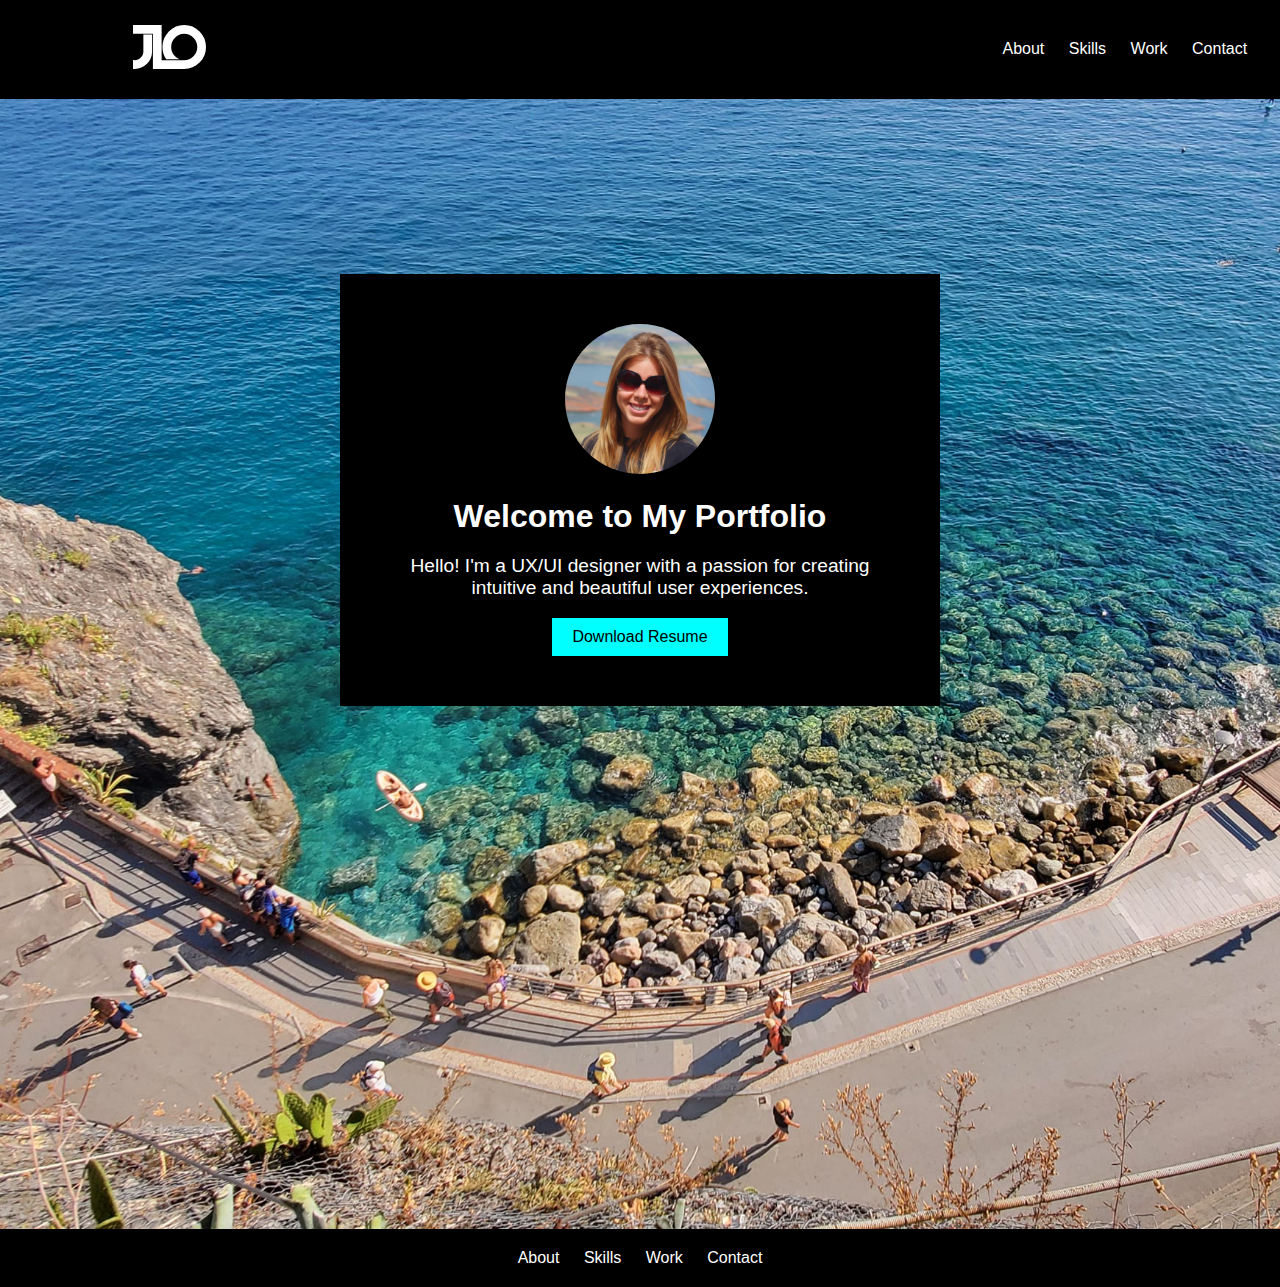
<file: index.html>
<!DOCTYPE html>
<html lang="en">
<head>
    <meta charset="UTF-8">
    <meta name="viewport" content="width=device-width, initial-scale=1.0">
    <title>My UX/UI Portfolio</title>
    <link rel="stylesheet" href="css/style.css">
</head>
<body>
    <header class="navigation">
        <div class="inline-block logo">
            <a href="index.html"> <img src="images/logo.svg" alt="My Logo" height="44px"></a>
        </div>
        <nav class="inline-block">
            <ul>
                <li class="inline-block"><a href="index.html">About</a></li>
                <li class="inline-block"><a href="my_skills.html">Skills</a></li>
                <li class="inline-block"><a href="my_work.html">Work</a></li>
                <li class="inline-block"><a href="mailto:jlobergfell86@gmail.com?Lets work together!">Contact</a></li>
            </ul>
        </nav>
    </header>
    <div class="loading-overlay">
        <div class="spinner"></div>
    </div>
    
    <div id="content" style="display:none;">
    <section class="heroImg">
        <div class="content">
            <img src="images/Jamie.jpeg" alt="Profile Picture">
            <h1>Welcome to My Portfolio</h1>
            <p>Hello! I'm a UX/UI designer with a passion for creating intuitive and beautiful user experiences.</p>
            <button><a href="images/JamieObergfell_Resume.pdf">Download Resume</a></button>
        </div>
    </section>

    <footer>
        <ul>
            <li class="inline-block"><a href="index.html">About</a></li>
            <li class="inline-block"><a href="my_skills.html">Skills</a></li>
            <li class="inline-block"><a href="my_work.html">Work</a></li>
            <li class="inline-block"><a href="mailto:jlobergfell86@gmail.com?Lets work together!">Contact</a></li>
        </ul>
    </footer>
    <script src="js/index.js"></script>
</body>
</html>
</file>
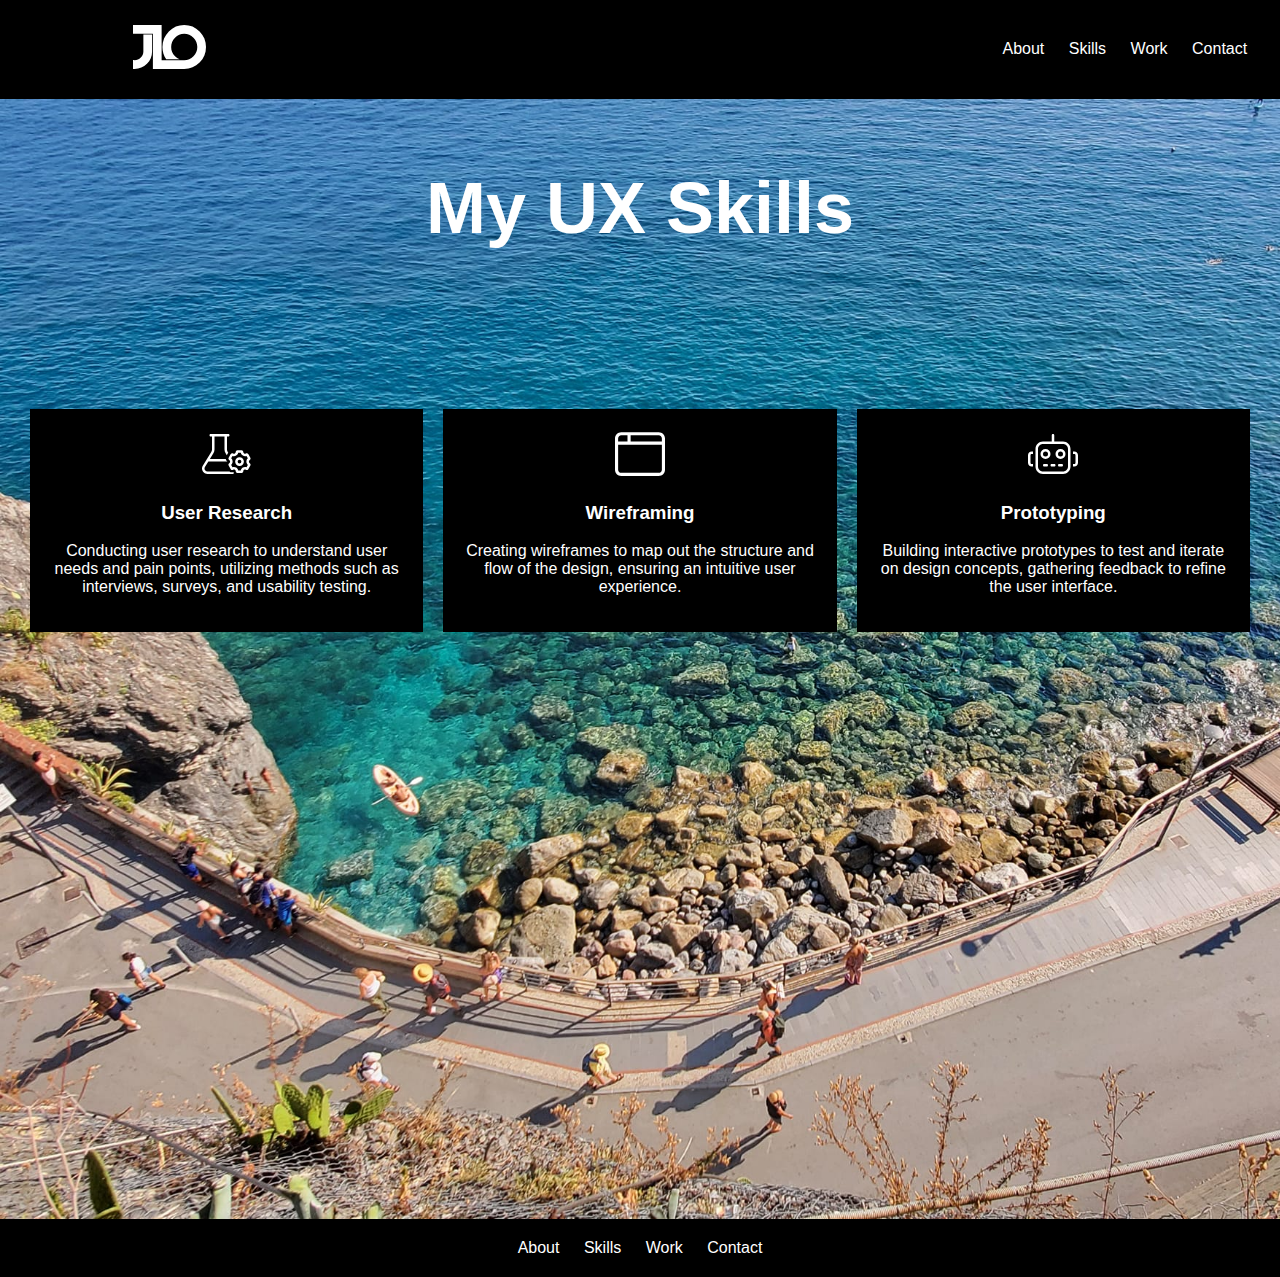
<file: my_skills.html>
<!DOCTYPE html>
<html lang="en">
<head>
    <meta charset="UTF-8">
    <meta name="viewport" content="width=device-width, initial-scale=1.0">
    <title>My UX Skills</title>
    <link rel="stylesheet" href="css/style.css">
</head>
<body>
    <header class="navigation">
        <div class="inline-block logo">
            <a href="index.html"> <img src="images/logo.svg" alt="My Logo" height="44px"></a>
        </div>
        <nav class="inline-block">
            <ul>
                <li class="inline-block"><a href="index.html">About</a></li>
                <li class="inline-block"><a href="my_skills.html">Skills</a></li>
                <li class="inline-block"><a href="my_work.html">Work</a></li>
                <li class="inline-block"><a href="mailto:jlobergfell86@gmail.com?Lets work together!">Contact</a></li>
            </ul>
        </nav>
    </header>
    <div class="loading-overlay">
        <div class="spinner"></div>
    </div>
    
    <div id="content" style="display:none;">
    <!--  My UX Skills section coded using CSS flex -->
<section class="mySkills heroImg">
    <h1>My UX Skills</h1>
    <div class="flexContainer">
        <div>
            <img src="images/flask-gear-light.svg" alt="User Research">
            <h3>User Research</h3>
            <p>Conducting user research to understand user needs and pain points, utilizing methods such as interviews, surveys, and usability testing.</p>
        </div>
        <div>
            <img src="images/browser-light.svg" alt="Wireframing">
            <h3>Wireframing</h3>
            <p>Creating wireframes to map out the structure and flow of the design, ensuring an intuitive user experience.</p>
        </div>
        <div>
            <img src="images/robot-light.svg" alt="Prototyping">
            <h3>Prototyping</h3>
            <p>Building interactive prototypes to test and iterate on design concepts, gathering feedback to refine the user interface.</p>
        </div>
    </div>
</section>

<footer>
    <ul>
        <li class="inline-block"><a href="index.html">About</a></li>
            <li class="inline-block"><a href="my_skills.html">Skills</a></li>
            <li class="inline-block"><a href="my_work.html">Work</a></li>
            <li class="inline-block"><a href="mailto:jlobergfell86@gmail.com?Lets work together!">Contact</a></li>
    </ul>
</footer>
<script src="js/index.js"></script>
</body>
</html>
</file>
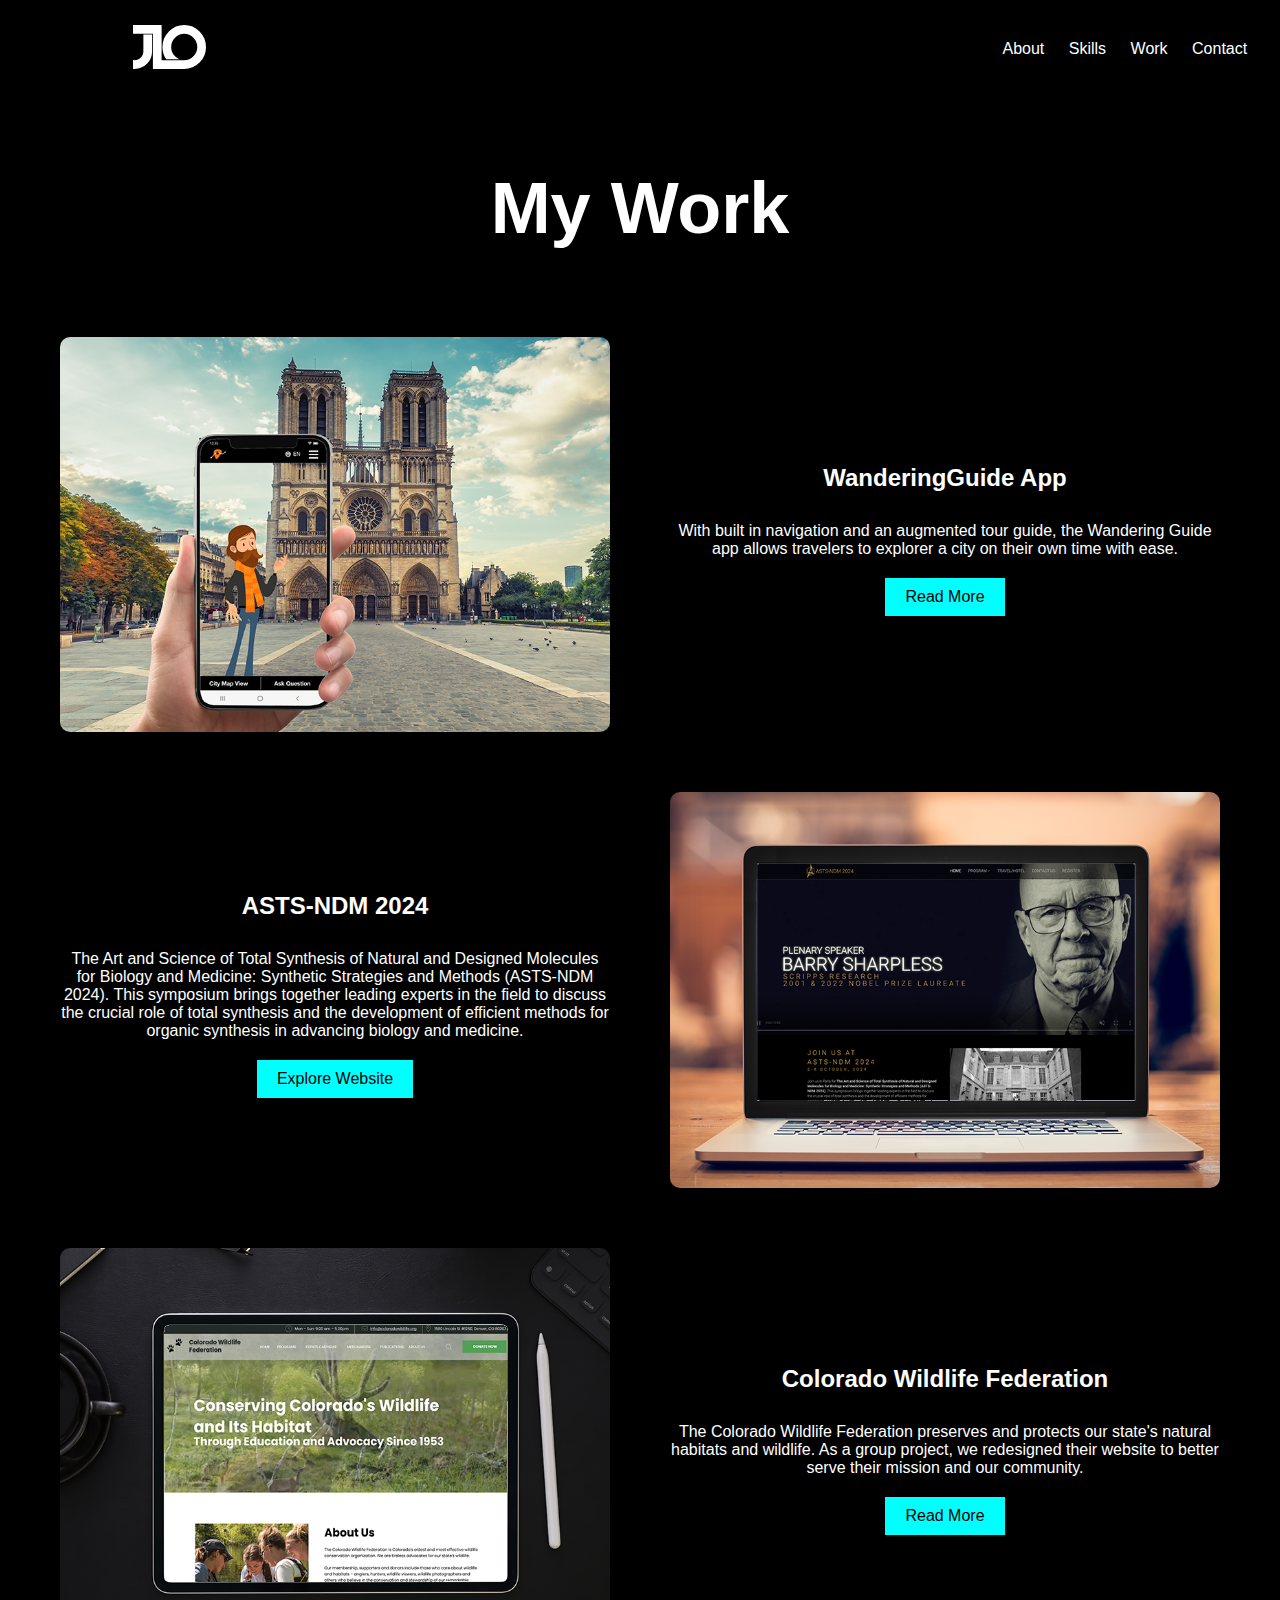
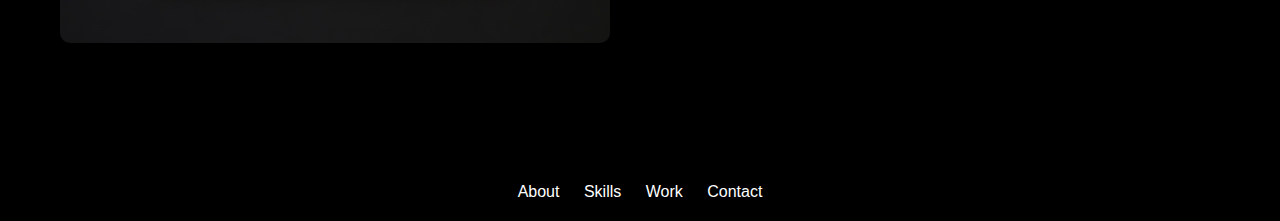
<file: my_work.html>
<!DOCTYPE html>
<html lang="en">
<head>
    <meta charset="UTF-8">
    <meta name="viewport" content="width=device-width, initial-scale=1.0">
    <title>My Work</title>
    <link rel="stylesheet" href="css/style.css">
</head>
<body>
    <header class="navigation">
        <div class="inline-block logo">
            <a href="index.html"> <img src="images/logo.svg" alt="My Logo" height="44px"></a>
        </div>
        <nav class="inline-block">
            <ul>
                <li class="inline-block"><a href="index.html">About</a></li>
                <li class="inline-block"><a href="my_skills.html">Skills</a></li>
                <li class="inline-block"><a href="my_work.html">Work</a></li>
                <li class="inline-block"><a href="mailto:jlobergfell86@gmail.com?Lets work together!">Contact</a></li>
            </ul>
        </nav>
    </header>
    <div class="loading-overlay">
        <div class="spinner"></div>
    </div>
    
    <div id="content" style="display:none;">
       
    <!-- My Work Section Constructed using CSS Grid -->
    <section class="myWork">
        <h1 >My Work</h1>
        <div class="workGrid">
            <div class="img1">
                <img src="images/wanderingguide.png" alt="WanderingGuide App">
            </div>
            <div class="content1">
                <h4>WanderingGuide App</h4>
                <p>With built in navigation and an augmented tour guide, the Wandering Guide app allows travelers to explorer a city on their own time with ease.</p>
                <button><a href="https://docs.google.com/presentation/d/10NCva8QCNUMrcvoM8RUJ1Ih3_ds7aRCf/edit?usp=sharing&ouid=111402448807918064182&rtpof=true&sd=true" target="_blank"> Read More</a></button>
            </div>
            

            <div class="content2">
                <h4>ASTS-NDM 2024</h4>
                <p>The Art and Science of Total Synthesis of Natural and Designed Molecules for Biology and Medicine: Synthetic Strategies and Methods (ASTS-NDM 2024). This symposium brings together leading experts in the field to discuss the crucial role of total synthesis and the development of efficient methods for organic synthesis in advancing biology and medicine.</p>
                <button><a href="https://riceglobalparisorganicsynthesis.org/" target="_blank">Explore Website</a></button>
            </div>
            <div class="img2">
                <img src="images/asts-ndm.png" alt="ASTS-NDM 2024">
            </div>
         
            <div class="img3">
                <img src="images/cfw.png" alt="Colorado Wildlife Federation">
            </div>
            <div class="content3">
                <h4>Colorado Wildlife Federation</h4>
                <p>The Colorado Wildlife Federation preserves and protects our state's natural habitats and wildlife. As a group project, we redesigned their website to better serve their mission and our community.</p>
                <button><a href="https://docs.google.com/presentation/d/1TMkKxeYPzlje5KCvK2hNzQGiq31gXvbSQi16Iq39-q0/edit?usp=sharing" target="_blank">Read More</a></button>
            </div>
        </div>
        <h3>View all projects</h3>
    </section>

    <footer>
        <ul>
            <li class="inline-block"><a href="index.html">About</a></li>
            <li class="inline-block"><a href="my_skills.html">Skills</a></li>
            <li class="inline-block"><a href="my_work.html">Work</a></li>
            <li class="inline-block"><a href="mailto:jlobergfell86@gmail.com?Lets work together!">Contact</a></li>
        </ul>
    </footer>
    <script src="js/index.js"></script>
</body>
</html>
</file>
<file: css/style.css>
/* General styles */
body {
    font-family: Arial, sans-serif;
    margin: 0;
    padding: 0;
    box-sizing: border-box;
    background-color: #000;
}

/* Navigation bar */
.navigation {
    display: flex;
    justify-content: space-between;
    align-items: center;
    padding: 1%;
    background-color: #000;
    color: #fff;
}

.inline-block {
    display: inline-block;
    vertical-align: top;
    padding: 0 10px;
}

.logo {
    width: 23%;
    padding: 1%;
    text-align: center;
}

.nav {
    width: 73%;
    padding: 1%;
}

.nav ul {
    width: 50%;
    margin-left: auto;
    list-style: none;
    padding: 0;
}

.nav ul li {
    display: inline-block;
    padding: 0 10px;
    color: #fff;
}

.inline-block a{
    text-decoration: none;
    color: #fff;
}

.inline-block a:hover{
    text-decoration: none;
    color: lightslategray;
}

/* Hero image section */
.heroImg {
    height: 1080px;
    padding: 25px;
    background-image: url('../images/Italia.jpg');
    background-size: cover;
    background-repeat: no-repeat;
    text-align: center;
    color: #000;
}

.content {
    width: 500px;
    margin: 150px auto;
    background-color: #000;
    padding: 50px;
}

.content img {
    width: 150px;
    height: 150px;
    border-radius: 50%;
}

.content h1 {
    margin: 20px 0;
    color:#fff;
}

.content p {
    font-size: 1.2em;
    color:#fff;
}

.content button {
    padding: 10px 20px;
    font-size: 1em;
    background-color: aqua;
    color: #000;
    border: none;
    cursor: pointer;
   
}
.content a {
    color: #000;
    text-decoration: none;
}
.content button:hover {
    background-color: #555;
}

/* Footer */
footer {
    background-color: #000;
    padding: 20px 0;
    text-align: center;
}

footer ul {
    list-style: none;
    padding: 0;
    margin: 0;
}

footer ul li {
    display: inline-block;
    padding: 0 10px;
    color: #fff;
}


/* My Work Style*/




.myWork {
    text-align: center;
    padding: 20px;
    background-color: black;
}
.myWork h1{
    color: white;
    font-size: 72px;
}
.workGrid {
    display: grid;
    grid-template-columns: 1fr 1fr;
    grid-template-rows: auto auto;
    grid-template-areas:
        "img1 content1"
        "content2 img2"
        "img3 content3";
    gap: 20px;
    padding: 20px;
}
.workGrid .img1 {
    grid-area: img1;
}

.workGrid .content1 {
    grid-area: content1;
}

.workGrid .img2 {
    grid-area: img2;
}

.workGrid .content2 {
    grid-area: content2;
}
.workGrid .img3 {
    grid-area: img3;
}

.workGrid .content3 {
    grid-area: content3;
}



.workGrid div {
    
    padding: 20px;
    text-align: center;
    display: flex;
    flex-direction: column;
    justify-content: center;
    align-items: center;
   
}

.workGrid img {
    
    width: 100%;
    height: auto;
    border-radius: 10px;

}
.workGrid h4 {
    margin: 10px 0;
    color: #fff;
    font-size: 24px;
}
.workGrid p {
    margin: 10px 0;
    padding-top: 10px;
    padding-bottom: 10px;
    color: #fff;
    font-size: 16px;
}
.workGrid button {
    padding: 10px 20px;
    background-color: aqua;
    color: black;
    font-size: 16px;
    border: none;
    cursor: pointer;
}
.workGrid button:hover {
    background-color: #333;
}
.workGrid button a {
    color: #000;
    text-decoration: none;
}


@media only screen and (max-width: 600px){
    .workGrid {
        grid-template-columns: 1fr;
        grid-template-areas:
            "img1"
            "content1"
            "img2"
            "content2"
            "img3"
            "content3";
            
    }
}


/* My Skills Style */

.mySkills {
    text-align: center;
    padding: 20px;
}

.mySkills h1{
    color: white;
    font-size: 72px;
}

.flexContainer {
    display: flex;
    justify-content: space-around;
    align-items: center;
    flex-wrap: wrap;
    margin: 150px auto;
}
.flexContainer div {
    flex: 1;
    margin: 10px;
    padding: 20px;
    width: 33%;
    text-align: center;
    color: #fff;
    background-color: #000;
}
.flexContainer img {
    width: 50px;
    height: 50px;
}


/* page loader */
.loading-overlay {
    position: fixed;
    top: 0;
    left: 0;
    width: 100%;
    height: 100%;
    background-color: #000;
    z-index: 9999;
    display: flex;
    justify-content: center;
    align-items: center;
}
.spinner {
    border: 16px solid #333;
    border-radius: 50%;
    border-top: 16px solid aqua;
    width: 120px;
    height: 120px;
    animation: spin 10s linear infinite;
}
@keyframes spin {
    0% { transform: rotate(0deg); }
    100% { transform: rotate(360deg); }
}
</file>
